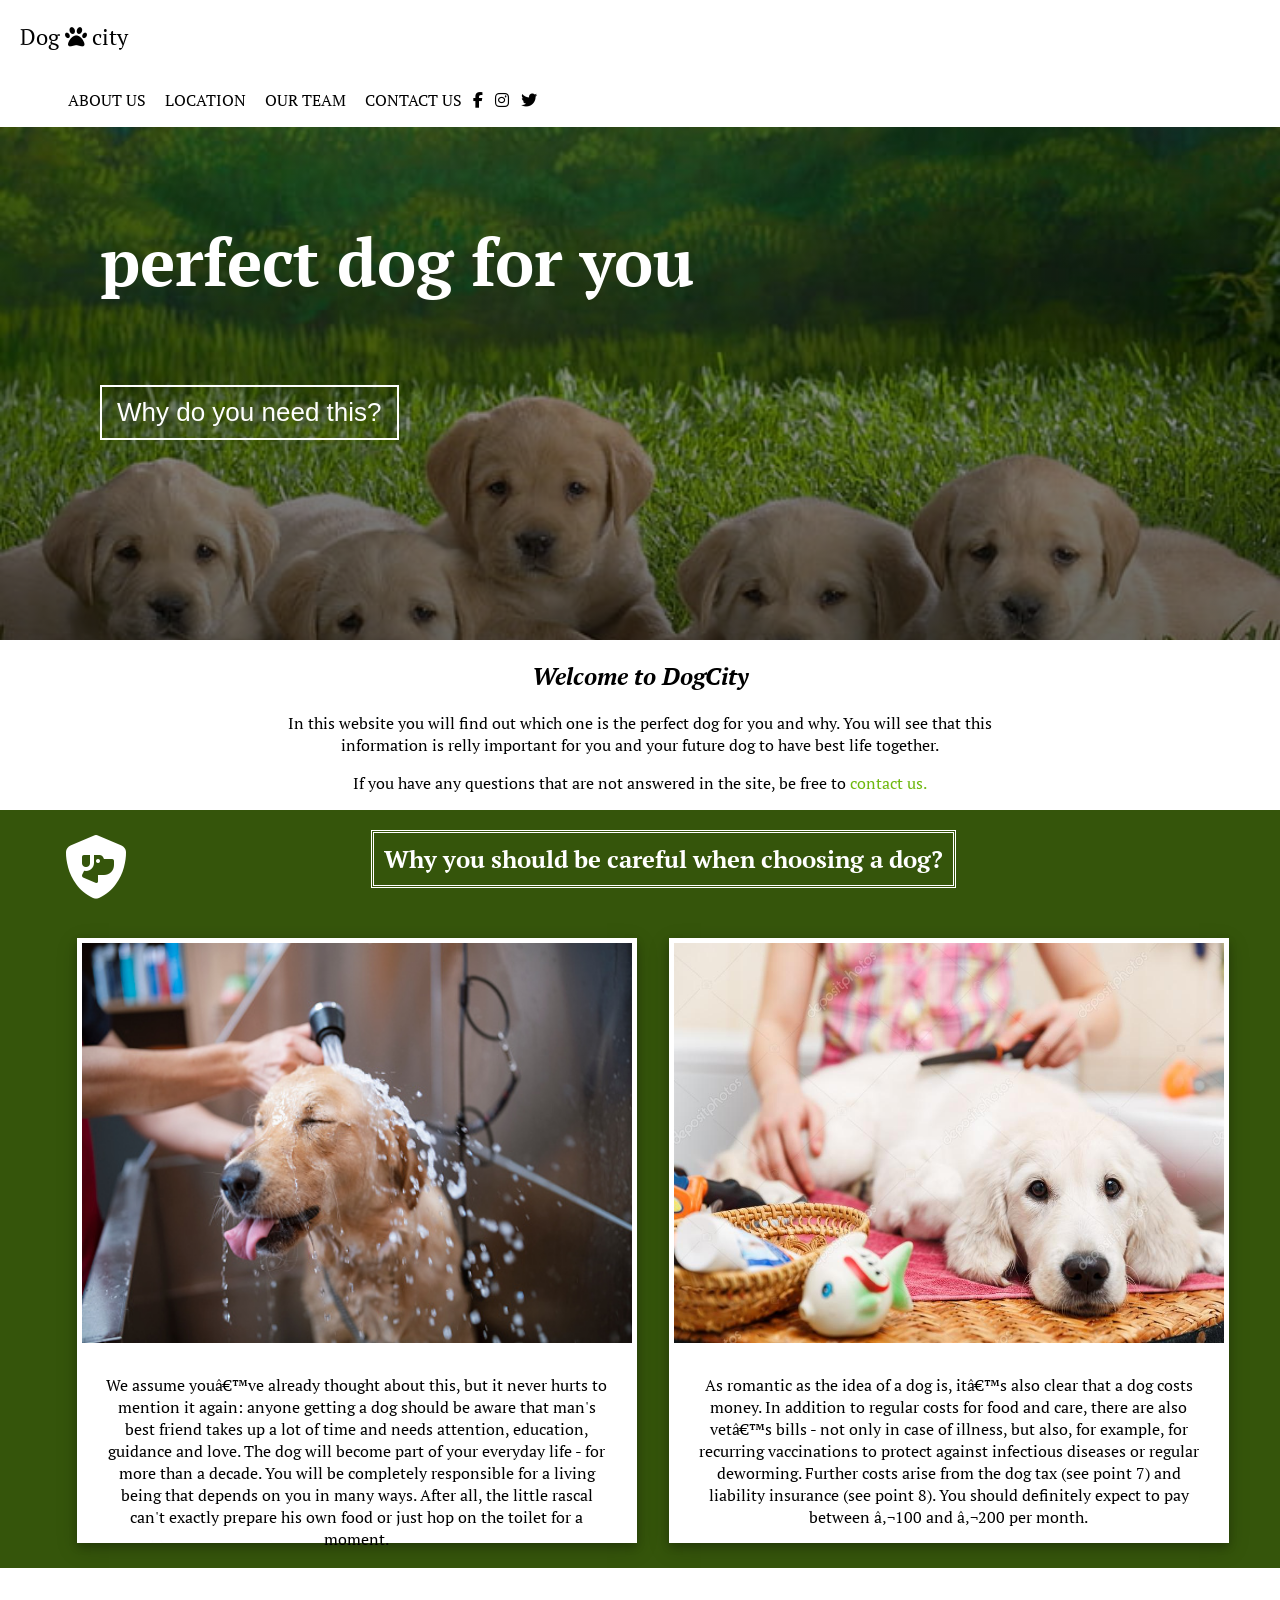
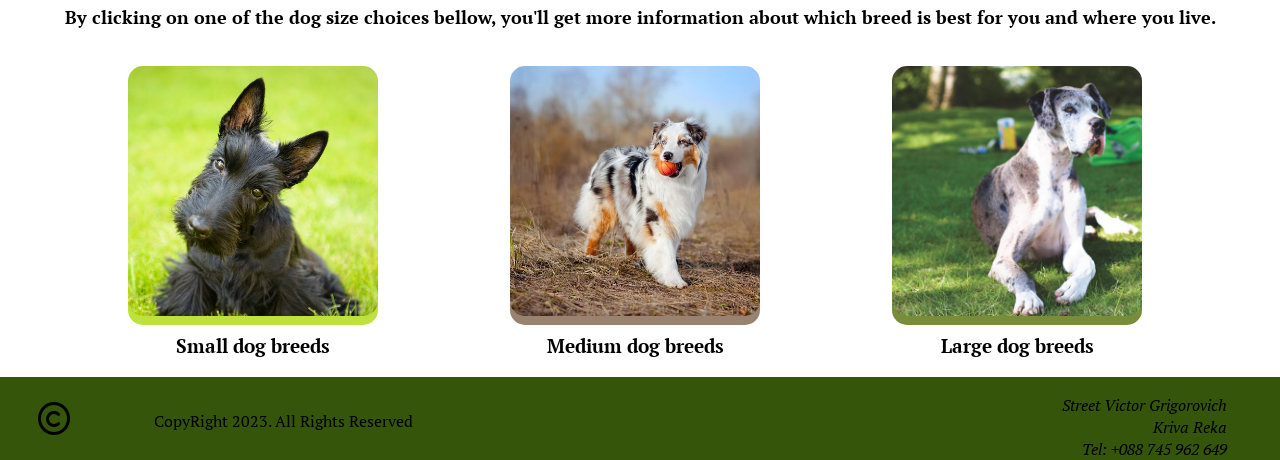
<file: index.html>
<!DOCTYPE html>
<html lang="en">
<head>
    <link rel="stylesheet" href="https://cdnjs.cloudflare.com/ajax/libs/font-awesome/6.3.0/css/all.min.css" integrity="sha512-SzlrxWUlpfuzQ+pcUCosxcglQRNAq/DZjVsC0lE40xsADsfeQoEypE+enwcOiGjk/bSuGGKHEyjSoQ1zVisanQ==" 
    crossorigin="anonymous" referrerpolicy="no-referrer" />
    <link rel="stylesheet" href="index.css">
    <title>Final project</title>
</head>
<body>
    <script>
        let a = prompt("Enter a place to keep a dog: apartment, house, yard", "apartment")

        if(a == "apartment") alert("We recommend: small and medium breed dogs")
        if(a == "house") alert("We recommend: medium and large dog breeds")
        if(a == "yard") alert("We recommend: large dog breeds")
        
        if(a !="apartment" && a !="house" && a !="yard" ) alert("No other location information available")
    </script>
</body>
<body>
    <header>
        <section class="navigation">
            <p>Dog
                <span>
                    <i class="fa-solid fa-paw"></i>
                </span>
                city
            </p>
            <nav>
                <ul>
                    <li><a href="#"></a>ABOUT US</li>
                    <li><a href="#"></a>LOCATION</li>
                    <li><a href="#"></a>OUR TEAM</li>
                    <li><a href="#"></a>CONTACT US</li>

                    <li>
                        <a href="#"><i class="fa-brands fa-facebook-f"></i></a>
                        <a href="#"><i class="fa-brands fa-instagram"></i></a>
                        <a href="#"><i class="fa-brands fa-twitter"></i></a>
                    </li>
                </ul>
            </nav>
        </section>
        <section class="site-header">
            <h1>perfect dog for you</h1>
            <button>Why do you need this?</button>

        </section>
    </header>
    <main>
        <div class="div1">
            <h2>Welcome to DogCity</h2>
            <p>In this website you will find out which one is the 
                perfect dog for you and why. You will see that this information
                is relly important for you and your future dog to have best life together.
            </p>
            <p>
                If you have any questions that are not answered in the site, be free to <span>contact us.</span>
            </p>

        </div>

        <div class="div2">
            <i id="icon" class="fa-solid fa-shield-dog fa-4x"></i> <h2>Why you should be careful when choosing a dog?</h2> 
            
            <br>
            <br>
            <div class="polar" id="polar1">
                <img src="dogcare.jpg">
                <div class="cont">
                    <p>We assume you’ve already thought about this, but it never hurts to mention it again: anyone getting a dog should be aware that man's best friend takes up a lot of time and needs attention, education, guidance and love. 
                        The dog will become part of your everyday life - for more than a decade.
                         You will be completely responsible for a living being that depends on you in many ways.
                         After all, the little rascal can't exactly prepare his own food or just hop on the toilet for a moment.</p>
                </div>
            </div>

            <div class="polar" id="polar2">
                    <img src="dogbrush.jpg">
                    <div class="cont" >
                        <p>As romantic as the idea of a dog is, it’s also clear that a dog costs money. 
                            In addition to regular costs for food and care, there are also vet’s bills - not only in case of illness, but also, for example, 
                            for recurring vaccinations to protect against infectious diseases or regular deworming. Further costs arise from the dog tax (see point 7) and liability insurance (see point 8). 
                            You should definitely expect to pay between €100 and €200 per month.</p>
                    </div>

            </div>
        </div>
    </main>
    <br>
    <footer>
        <h2>By clicking on one of the dog size choices bellow, you'll get more information about which breed is best for you and where you live.</h2>
        <br>
        <div class="button">
            <form action="index2.html"><button id="small"></button></form>
            <h3>Small dog breeds</h3>
        </div>
        

        <div class="button"> 
            <form action="index3.html"><button id="medium1"></button></form>
            <h3>Medium dog breeds</h3>
        </div>

        <div class="button">
            
            <form action="index4.html"><button id="large"></button></form>
            <h3>Large dog breeds</h3>

        </div>

        <section class="final">
        <i id="f-icon"class="fa-regular fa-copyright fa-2x"></i> <p>CopyRight 2023. All Rights Reserved</p>

         <address>
            Street Victor Grigorovich
            <br>
            Kriva Reka
            <br>
            Tel: +088 745 962 649

        </address>
        
        </section>
    </footer>
    
</body>
</html>
</file>
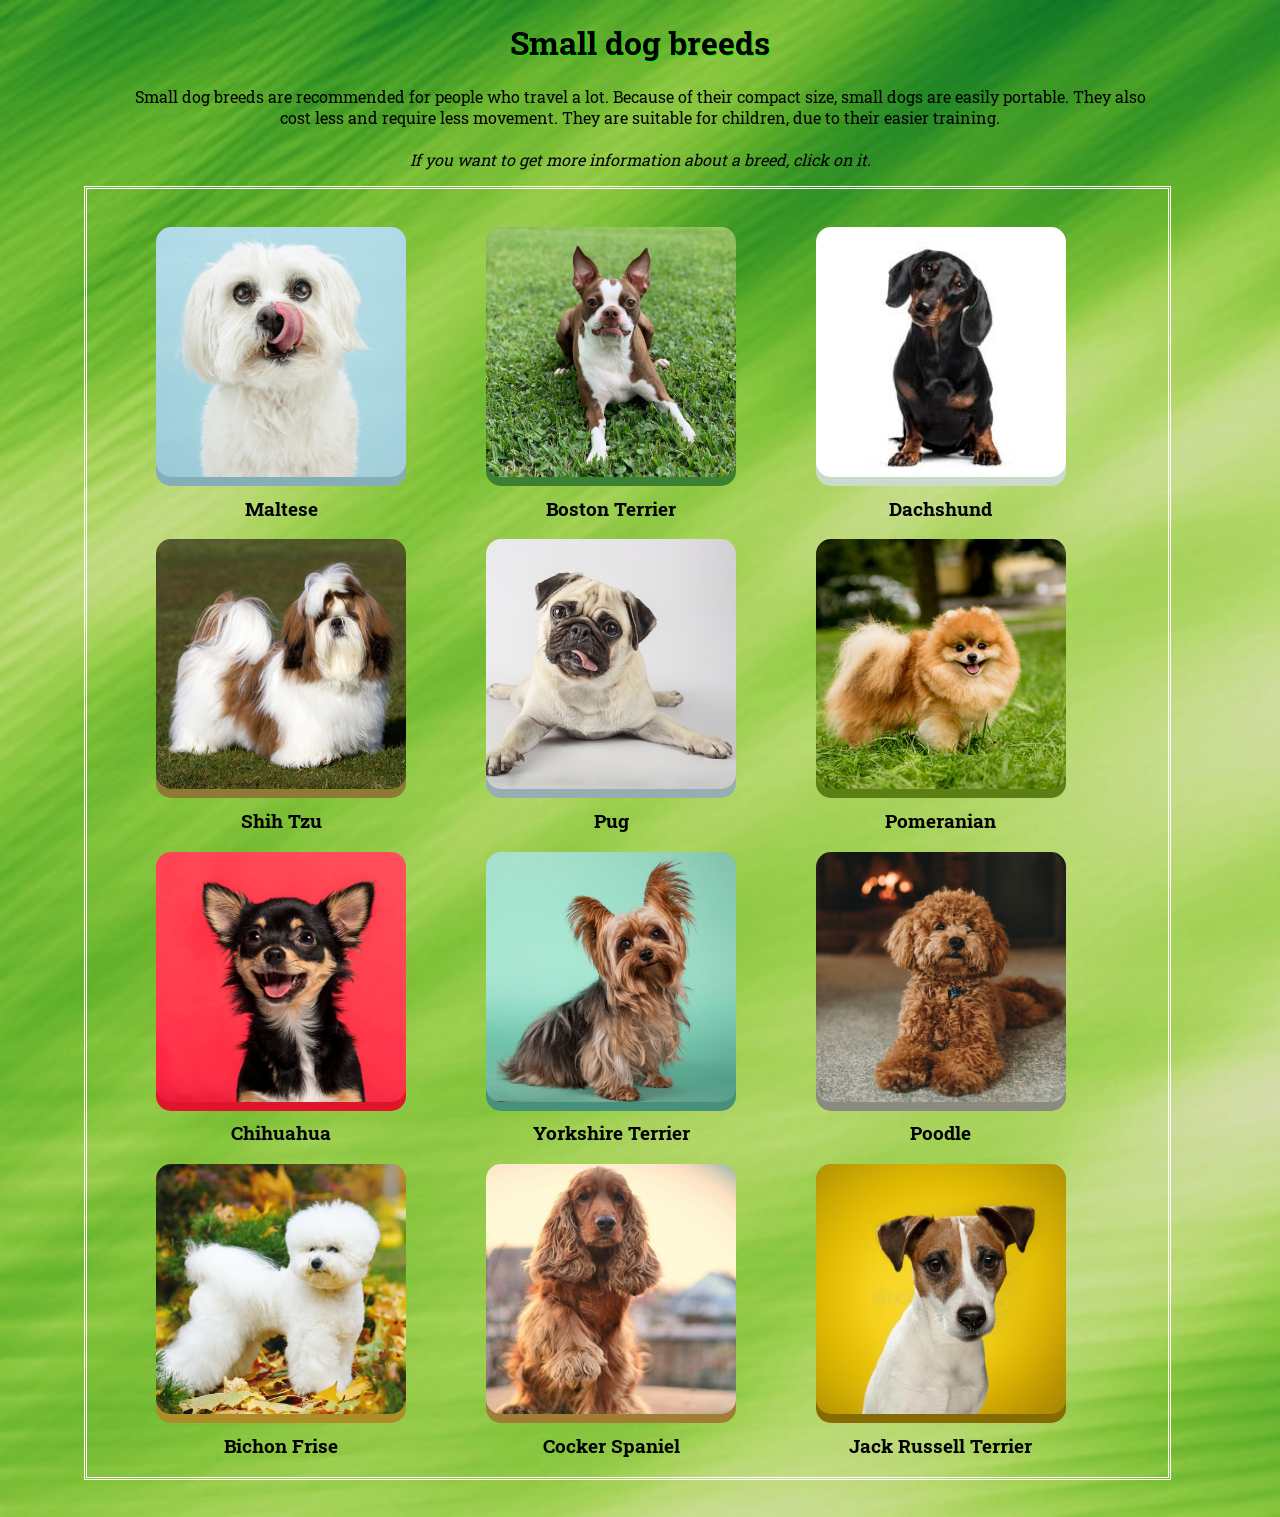
<file: index2.html>
<!DOCTYPE html>
<html lang="en">
<head>
   <link rel="stylesheet" href="index2.css">
    <title>Small dog breeds</title>
</head>
<body>
    <div id="div1">
    <h1>Small dog breeds</h1>
    <p>Small dog breeds are recommended for people who travel a lot. Because of their compact size, small dogs are easily portable. They also cost less and require less movement. 
        They are suitable for children, due to their easier training.
        <br>
        <br>
        <span>If you want to get more information about a breed, click on it.</span></p>
    </div>

    <div id="div2">
        <div class="div3">
            <form action="https://www.trustedhousesitters.com/blog/pets/maltese-breed-guide/?gclid=Cj0KCQiA6LyfBhC3ARIsAG4gkF_KpEeBFBCWYrELX-DVUriXk3WSOBMKAuR50s9Ji3vcaQbzbtQqcCcaAm5IEALw_wcB">
                <button id="b1"></button></form>
            <h3>Maltese </h3>
    </div>

    <div class="div3">
            <form action="https://www.thesprucepets.com/boston-terrier-dog-breed-profile-4689861">
                <button id="b2"></button></form>
            <h3>Boston Terrier </h3>
    </div>

    <div class="div3">
        <form action="https://www.rover.com/blog/breeds/dachshund/">
            <button id="b3"></button></form>
        <h3>Dachshund </h3>
    </div>

    <div class="div3">
        <form action="https://www.dailypaws.com/dogs-puppies/dog-breeds/shih-tzu">
            <button id="b4"></button></form>
        <h3>Shih Tzu </h3>
    </div>


    <div class="div3">
        <form action="https://be.chewy.com/dog-breed/pug/">
            <button id="b5"></button></form>
        <h3>Pug </h3>
    </div>

    <div class="div3">
        <form action="https://www.dailypaws.com/dogs-puppies/dog-breeds/pug">
            <button id="b6"></button></form>
        <h3>Pomeranian</h3>
    </div>

    <div class="div3">
        <form action="https://be.chewy.com/dog-breed/chihuahua/">
            <button id="b7"></button></form>
        <h3>Chihuahua</h3>
    </div>

    <div class="div3">
        <form action="https://www.thesprucepets.com/yorkshire-terrier-dog-preed-profile-1118010">
            <button id="b8"></button></form>
        <h3>Yorkshire Terrier</h3>
    </div>

    <div class="div3">
        <form action="https://be.chewy.com/dog-breed/poodle/">
            <button id="b9"></button></form>
        <h3>Poodle</h3>
    </div>

    <div class="div3">
        <form action="https://be.chewy.com/dog-breed/bichon-frise/">
            <button id="b10"></button></form>
        <h3>Bichon Frise </h3>
    </div>

    <div class="div3">
        <form action="https://be.chewy.com/dog-breed/cocker-spaniel/">
            <button id="b11"></button></form>
        <h3>Cocker Spaniel </h3>
    </div>

    <div class="div3">
        <form action="https://be.chewy.com/dog-breed/jack-russell-terrier/">
            <button id="b12"></button></form>
        <h3>Jack Russell Terrier</h3>
    </div>



    </div>
    
</body>
</html>
</file>
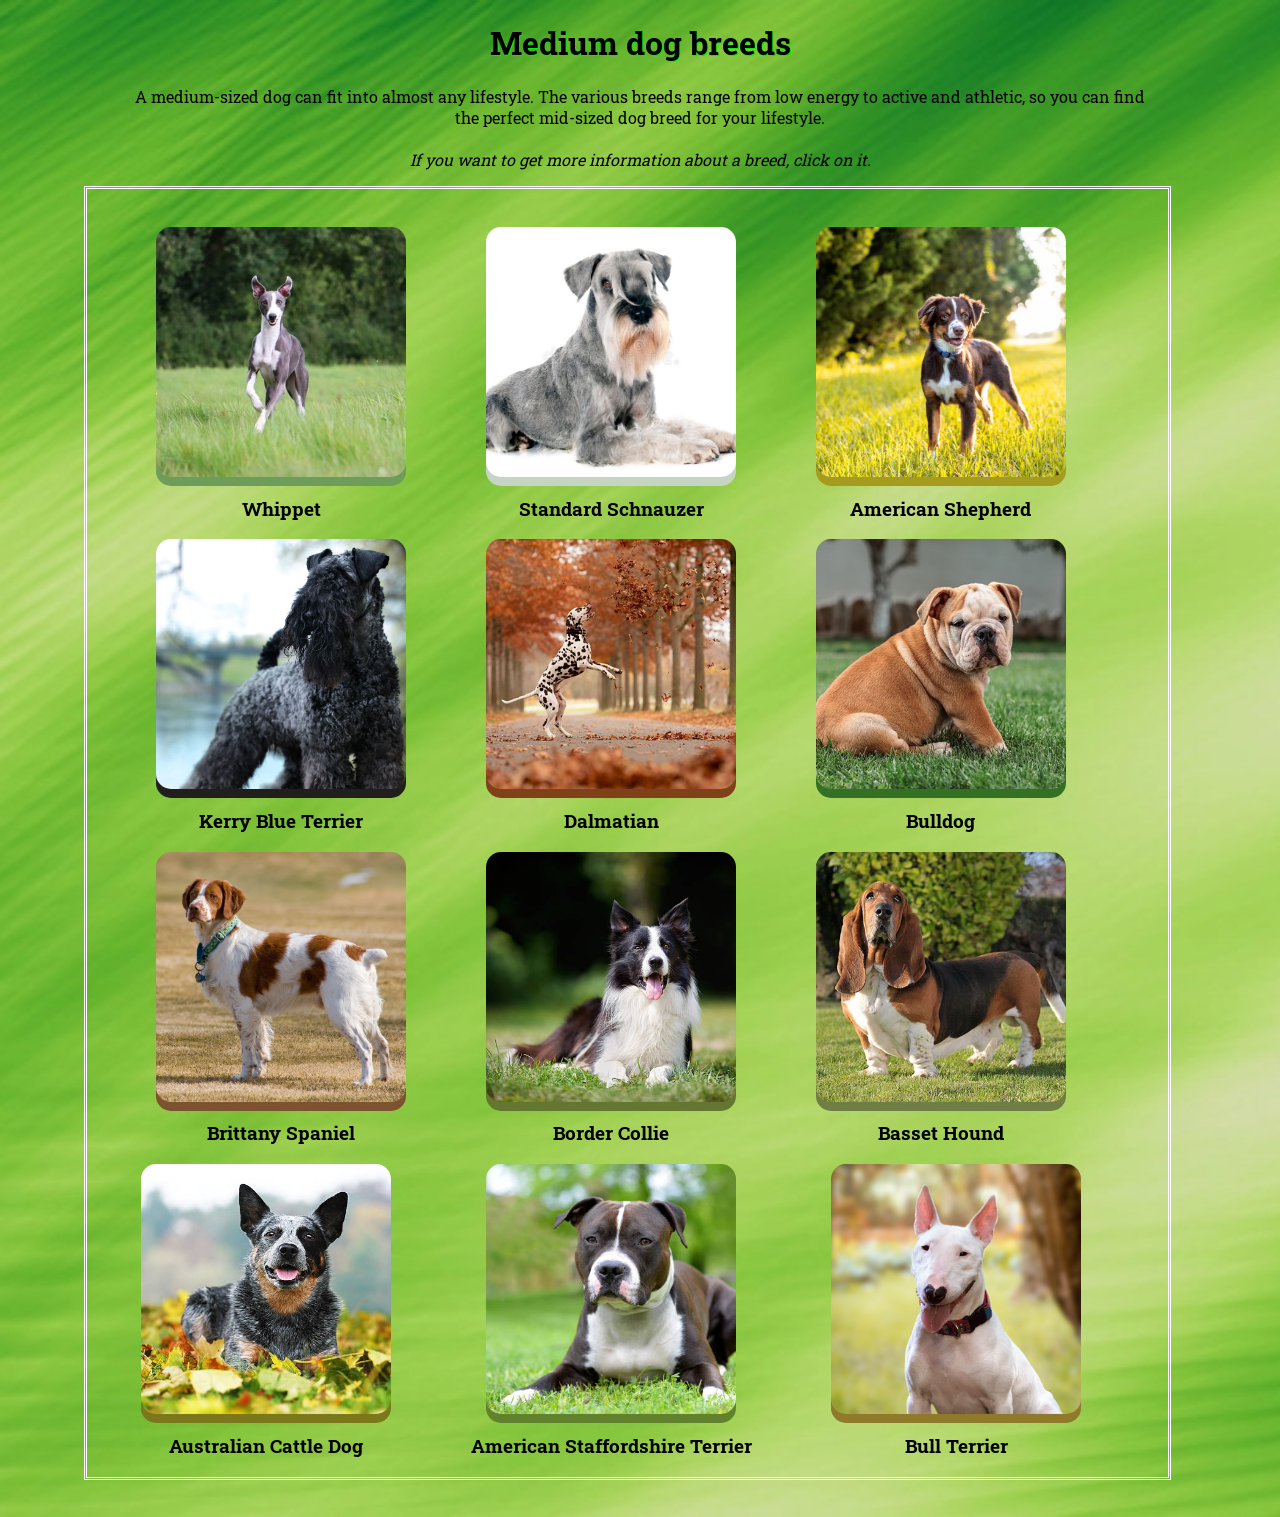
<file: index3.html>
<!DOCTYPE html>
<html lang="en">
<head>
    <link rel="stylesheet" href="index3.css">
    <title>Medium dog breeds</title>
</head>
<body>
        <div id="div1">
        <h1>Medium dog breeds</h1>
        <p>A medium-sized dog can fit into almost any lifestyle. The various breeds range from low energy to active and athletic, so you can find the perfect mid-sized dog breed for your lifestyle. 
            <br>
            <br>
            <span>If you want to get more information about a breed, click on it.</span></p>
        </div>
    
        <div id="div2">
            <div class="div3">
                <form action="https://be.chewy.com/dog-breed/whippet/">
                    <button id="b1"></button></form>
                <h3>Whippet </h3>
        </div>
    
        <div class="div3">
                <form action="https://be.chewy.com/dog-breed/standard-schnauzer/">
                    <button id="b2"></button></form>
                <h3>Standard Schnauzer </h3>
        </div>
    
        <div class="div3">
            <form action="https://www.hundeo.com/en/dog-breeds/miniature-american-shepherd/">
                <button id="b3"></button></form>
            <h3>American Shepherd </h3>
        </div>
    
        <div class="div3">
            <form action="https://en.wikipedia.org/wiki/Kerry_Blue_Terrier">
                <button id="b4"></button></form>
            <h3>Kerry Blue Terrier </h3>
        </div>
    
    
        <div class="div3">
            <form action="https://be.chewy.com/dog-breed/dalmatian/">
                <button id="b5"></button></form>
            <h3>Dalmatian </h3>
        </div>
    
        <div class="div3">
            <form action="https://be.chewy.com/dog-breed/bulldog/">
                <button id="b6"></button></form>
            <h3>Bulldog</h3>
        </div>
    
        <div class="div3">
            <form action="https://be.chewy.com/dog-breed/brittany/">
                <button id="b7"></button></form>
            <h3>Brittany Spaniel</h3>
        </div>
    
        <div class="div3">
            <form action="https://be.chewy.com/dog-breed/border-collie/">
                <button id="b8"></button></form>
            <h3>Border Collie</h3>
        </div>
    
        <div class="div3">
            <form action="https://be.chewy.com/dog-breed/basset-hound/">
                <button id="b9"></button></form>
            <h3>Basset Hound</h3>
        </div>
    
        <div class="div3">
            <form action="https://be.chewy.com/dog-breed/australian-cattle-dog/">
                <button id="b10"></button></form>
            <h3>Australian Cattle Dog </h3>
        </div>
    
        <div class="div3">
            <form action="https://be.chewy.com/dog-breed/american-staffordshire-terrier/">
                <button id="b11"></button></form>
            <h3>American Staffordshire Terrier </h3>
        </div>
    
        <div class="div3">
            <form action="https://be.chewy.com/dog-breed/bull-terrier/">
                <button id="b12"></button></form>
            <h3>Bull Terrier</h3>
        </div>
    
    
    
        </div>
        
    
</body>
</html>
</file>
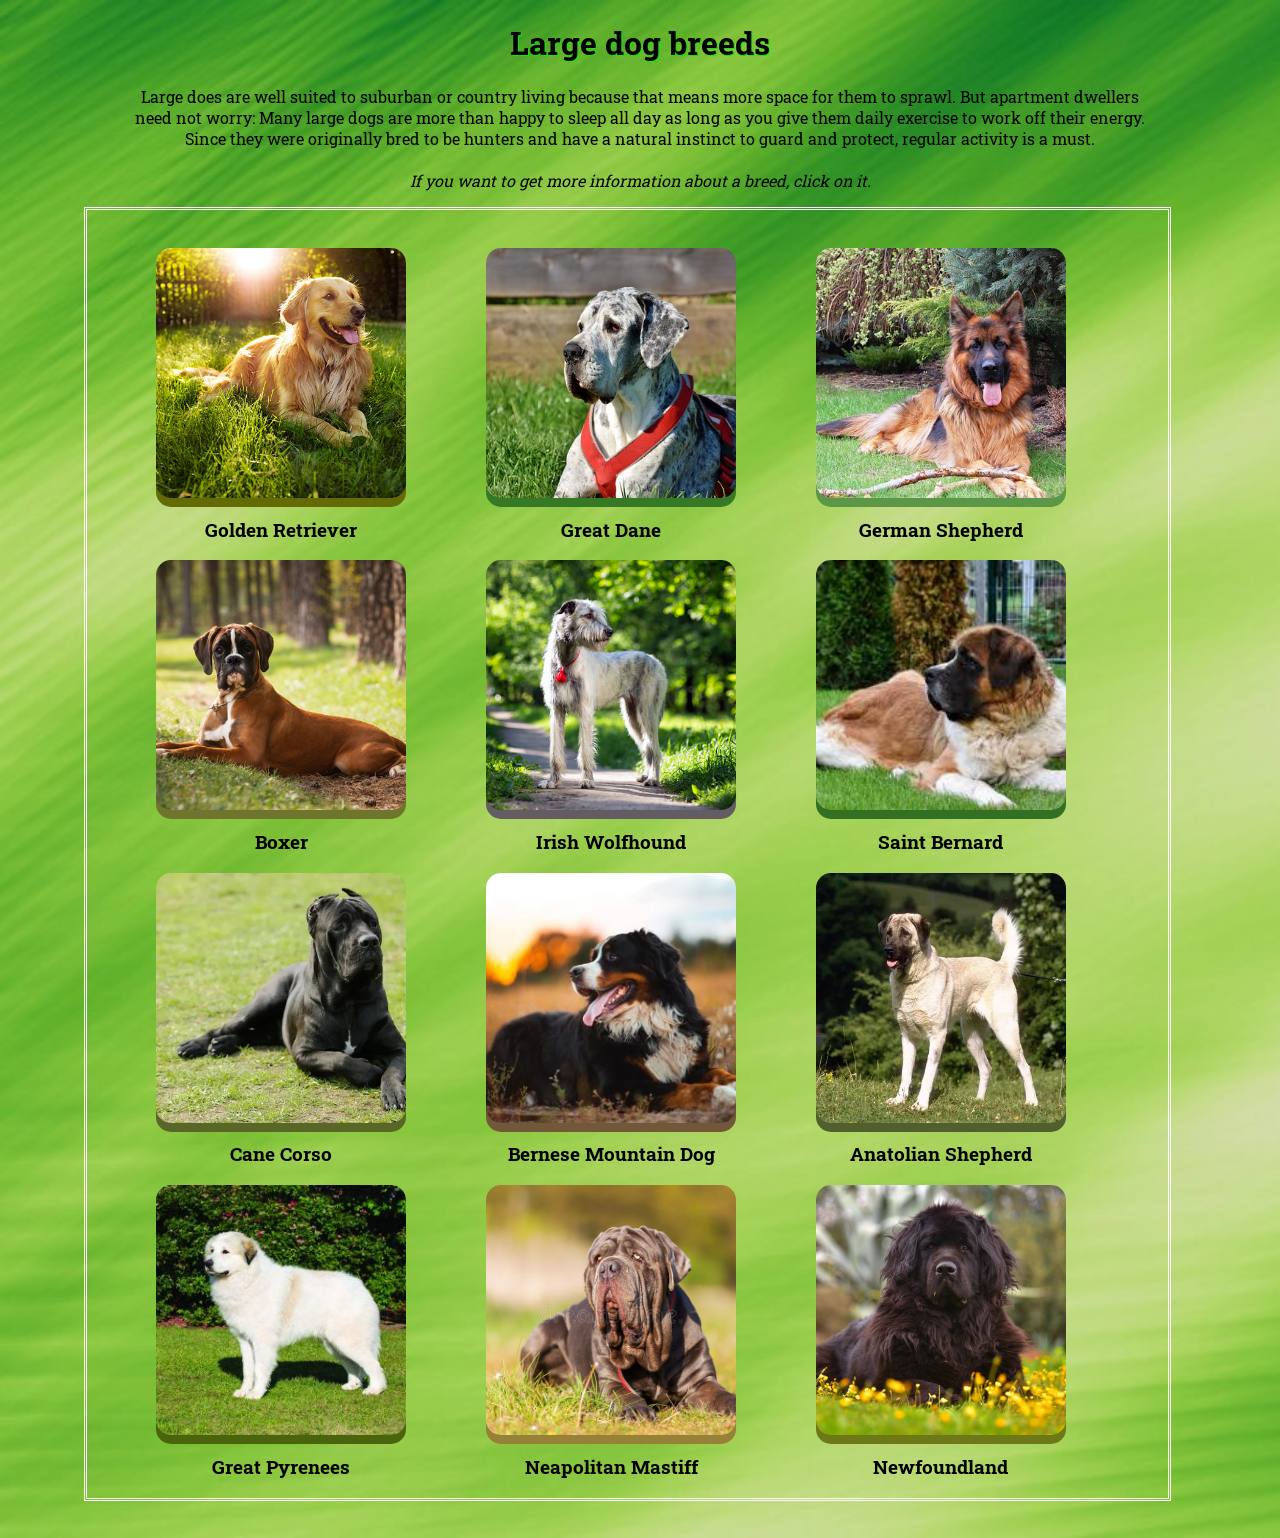
<file: index4.html>
<!DOCTYPE html>
<html lang="en">
<head>
    <link rel="stylesheet" href="index4.css">
    <title>Large dog breeds</title>
</head>
<body>
    <div id="div1">
        <h1>Large dog breeds</h1>
        <p>Large does are well suited to suburban or country living because that means more space for them to sprawl. But apartment dwellers need not worry: Many large dogs are more than happy to sleep all day as long as you give them daily exercise to work off their energy. Since they were originally bred to be hunters and have a natural instinct to guard and protect, regular activity is a must. 
            <br>
            <br>
            <span>If you want to get more information about a breed, click on it.</span></p>
        </div>
    
        <div id="div2">
            <div class="div3">
                <form action="https://be.chewy.com/dog-breed/golden-retriever/">
                    <button id="b1"></button></form>
                <h3>Golden Retriever </h3>
        </div>
    
        <div class="div3">
                <form action="https://be.chewy.com/dog-breed/great-dane/">
                    <button id="b2"></button></form>
                <h3>Great Dane </h3>
        </div>
    
        <div class="div3">
            <form action="https://be.chewy.com/dog-breed/german-shepherd/">
                <button id="b3"></button></form>
            <h3>German Shepherd </h3>
        </div>
    
        <div class="div3">
            <form action="https://be.chewy.com/dog-breed/boxer/">
                <button id="b4"></button></form>
            <h3>Boxer </h3>
        </div>
    
    
        <div class="div3">
            <form action="https://be.chewy.com/dog-breed/irish-wolfhound/">
                <button id="b5"></button></form>
            <h3>Irish Wolfhound</h3>
        </div>
    
        <div class="div3">
            <form action="https://be.chewy.com/dog-breed/bulldog/">
                <button id="b6"></button></form>
            <h3>Saint Bernard </h3>
        </div>
    
        <div class="div3">
            <form action="https://be.chewy.com/dog-breed/cane-corso/">
                <button id="b7"></button></form>
            <h3>Cane Corso</h3>
        </div>
    
        <div class="div3">
            <form action="https://be.chewy.com/dog-breed/bernese-mountain-dog/">
                <button id="b8"></button></form>
            <h3>Bernese Mountain Dog</h3>
        </div>
    
        <div class="div3">
            <form action="https://be.chewy.com/dog-breed/anatolian-shepherd/">
                <button id="b9"></button></form>
            <h3>Anatolian Shepherd</h3>
        </div>
    
        <div class="div3">
            <form action="https://be.chewy.com/dog-breed/great-pyrenees/">
                <button id="b10"></button></form>
            <h3>Great Pyrenees </h3>
        </div>
    
        <div class="div3">
            <form action="https://www.vetstreet.com/dogs/neapolitan-mastiff">
                <button id="b11"></button></form>
            <h3>Neapolitan Mastiff </h3>
        </div>
    
        <div class="div3">
            <form action="https://www.thesprucepets.com/breed-profile-newfoundland-1117983">
                <button id="b12"></button></form>
            <h3>Newfoundland</h3>
        </div>
    
    
    
        </div>
        
</body>
</html>
</file>
<file: index.css>
@import url('https://fonts.googleapis.com/css2?family=PT+Serif:ital@0;1&display=swap');

body{
    font-family:'PT Serif', serif ;
    font-size: 16px;
    max-width: 1300px;
    margin: 0 auto;
}
.navigation{
    padding: 0 20px;
}
.navigation p{
    display: inline-block;
    font-size: 22px;
    width: 730px;
}
nav{
    display: inline-block;
}
nav ul li{
    display: inline-block;
    margin-right: 7px;
    cursor: pointer;
}
nav ul li a{
    color: black;
    margin-right: 8px;
}
.site-header{
    background: linear-gradient(rgba(0, 0, 0,0.3),rgba(0,0,0,0.6)), url(puppy.jpg),none;
    background-size: cover;
}
.site-header button{
    background: transparent;
    color: white;
    font-size: 26px;
    border: 2px solid white;
    padding: 10px 15px;
    margin: 0 0 200px 100px;
}
.site-header h1{
    color: white;
    font-size: 66px;
    font-weight: 38%;
    margin: 0;
    padding: 90px 0 80px 100px;
}
.site-header button:hover{
    background-color: #263D07;
    border: 2px solid white;
    cursor: pointer;
}
.div1{
    text-align: center;
    margin-left: 20%;
    margin-right: 20%;
    font-family:  'PT Serif', serif;;
}
.div1 h2{
    font-style: italic;
}
.div1 p span{
    color: #6eb80e;
}
.div1 p span:hover{
    color: #35550b;
    cursor: pointer;
}
.div2{
    background-color: #35550b;
    display: flex;
}

.div2 h2{
    color: white;
    text-align: center;
    position: absolute;
    margin-left: 29%;
    border-style: double;
    padding: 10px 10px 10px 10px;
    
    
}
.polar{
    width: 550px;
    height: 600px;
    background-color: white;
    box-shadow: 0 4px 8px 0 rgba(0, 0, 0,0.2), 0 6px 20px 0 rgba(0, 0, 0,0.19);
    margin-bottom: 25px;
    padding-top: 5px;
    margin-top: 10%;
    margin-right: 6.5%;
    margin-left: -4%;
    display: inline-block;
    padding-left: 5px;
    padding-right: 5px;
}
.cont{
    text-align: center;
    padding: 10px 20px;
}
.polar img{
    width: 550px;
    height: 400px;
    
}
.polar #polar1{
    margin-right: 10%;
}
.polar #polar2{
    margin-left: 30%;
}
#small{
    background-image: url(small.jpg);
    background-size: cover;
    width: 250px;
    height: 250px;
    box-shadow: 0 4px 8px 0 rgba(0, 0, 0,0.2), 0 6px 20px 0 rgba(0, 0, 0,0.19);
}
#small {
    padding: 15px 25px;
    font-size: 24px;
    text-align: center;
    cursor: pointer;
    outline: none;
    color: #fff;
    background-color: #04AA6D;
    border: none;
    border-radius: 15px;
    box-shadow: 0 9px #BEE13F;
  }
  
#small:hover {background-color: #3e8e41}
  
#small:active {
    background-color: #3e8e41;
    box-shadow: 0 5px #539443;
    transform: translateY(4px);
  }



#medium1{
    background-image: url(medium1.jpg);
    background-size: cover;
    width: 250px;
    height: 250px;
}
#medium1 {
    padding: 15px 25px;
    font-size: 24px;
    text-align: center;
    cursor: pointer;
    outline: none;
    color: #fff;
    background-color: #04AA6D;
    border: none;
    border-radius: 15px;
    box-shadow: 0 9px #998270;
  }
  
#medium1:hover {background-color: #3e8e41}
  
#medium1:active {
    background-color: #3e8e41;
    box-shadow: 0 5px #947843;
    transform: translateY(4px);
  }


#large{
    background-image: url(large.jpg);
    background-size: cover;
    width: 250px;
    height: 250px;
}
#large {
    padding: 15px 25px;
    font-size: 24px;
    text-align: center;
    cursor: pointer;
    outline: none;
    color: #fff;
    background-color: #04AA6D;
    border: none;
    border-radius: 15px;
    box-shadow: 0 9px #798C39;
  }
  
#large:hover {background-color: #3e8e41}
  
#large:active {
    background-color: #3e8e41;
    box-shadow: 0 5px #345213;
    transform: translateY(4px);
  }
.button{
    display: inline-block;
    margin-left: 10%;
}
footer h2{
    text-align: center;
    margin-left: 5%;
    margin-right: 5%;
    font-size: 18px;
}
.button h3{
    text-align: center;
}
#icon {
    margin-left: 5%;
    margin-top: 2%;
    color: white;

}
.final{
    background-color: #35550b;
}
.final address{
    margin-left: 83%;
    margin-top: -13%;
    text-align: right;
    display: flex;
}
.final p{
    margin-left: 12%;
    margin-bottom: 10%;
    margin-top: -2%;
    
}
#f-icon{
    margin-left: 3%;
    margin-top: 2%;
}
</file>
<file: index2.css>
@import url('https://fonts.googleapis.com/css2?family=PT+Serif&family=Roboto+Slab&display=swap');

body{
    background-image: url(green.webp);
    background-size: cover;
    font-family: 'Roboto Slab', serif;
    text-align: center;

}
#div1{
  margin-left: 10%;
  margin-right: 10%;
}
#div1 h1{
  text-shadow: #0de70d 1px 1px ;
  
}
#div1 span{
  font-style: italic;
}
#div2{
  border-style: double;
  border-width: 3px;
  border-color: white;
  margin-bottom: 3%;
  padding-top: 3%;
  margin-left: 6%;
  margin-right: 8%;
  
}

.div3{
    display: inline-block;
    margin-right: 5%;
    margin-left: 2%;
}
#b1{
    background-image: url(maltese.jpg); 
    background-position: center;
    background-size: cover;
    width: 250px;
    height: 250px;
    box-shadow: 0 4px 8px 0 rgba(0, 0, 0,0.2), 0 6px 20px 0 rgba(0, 0, 0,0.19);
}
#b1 {
    padding: 15px 25px;
    font-size: 24px;
    text-align: center;
    cursor: pointer;
    outline: none;
    color: #fff;
    background-color: #A4D3DD;
    border: none;
    border-radius: 15px;
    box-shadow: 0 9px #85aeb8;
  }
  
#b1:hover {background-color: #A4D3DD}
  
#b1:active {
    background-color: #A4D3DD;
    box-shadow: 0 5px #87c2cf;
    transform: translateY(4px);
  }

  #b2{
    background-image: url(boston.jpg); 
    background-position: center;
    background-size: cover;
    width: 250px;
    height: 250px;
    box-shadow: 0 4px 8px 0 rgba(0, 0, 0,0.2), 0 6px 20px 0 rgba(0, 0, 0,0.19);
}
#b2 {
    padding: 15px 25px;
    font-size: 24px;
    text-align: center;
    cursor: pointer;
    outline: none;
    color: #fff;
    background-color: #215a21;
    border: none;
    border-radius: 15px;
    box-shadow: 0 9px #3c8133;
  }
  
#b2:hover {background-color: #33752a}
  
#b2:active {
    background-color: #256128;
    box-shadow: 0 5px #3f8b35;
    transform: translateY(4px);
  }

  #b3{
    background-image: url(dachshund.jpg); 
    background-position: center;
    background-size: cover;
    width: 250px;
    height: 250px;
    box-shadow: 0 4px 8px 0 rgba(0, 0, 0,0.2), 0 6px 20px 0 rgba(0, 0, 0,0.19);
}
#b3 {
    padding: 15px 25px;
    font-size: 24px;
    text-align: center;
    cursor: pointer;
    outline: none;
    color: #fff;
    background-color: #bfcfbf;
    border: none;
    border-radius: 15px;
    box-shadow: 0 9px #cadacb;
  }
  
#b3:hover {background-color: #bfdbbc}
  
#b3:active {
    background-color: #b7ceb8;
    box-shadow: 0 5px #b1beb0;
    transform: translateY(4px);
  }

  #b4{
    background-image: url(shihTzu.jpg); 
    background-position: center;
    background-size: cover;
    width: 250px;
    height: 250px;
    box-shadow: 0 4px 8px 0 rgba(0, 0, 0,0.2), 0 6px 20px 0 rgba(0, 0, 0,0.19);
}
#b4 {
    padding: 15px 25px;
    font-size: 24px;
    text-align: center;
    cursor: pointer;
    outline: none;
    color: #fff;
    background-color: #bfcfbf;
    border: none;
    border-radius: 15px;
    box-shadow: 0 9px #8f7a35;
  }
  
#b4:hover {background-color: #bfdbbc}
  
#b4:active {
    background-color: #dab98d;
    box-shadow: 0 5px #b68a58;
    transform: translateY(4px);
  }

  #b5{
    background-image: url(pug.jpg); 
    background-position: center;
    background-size: cover;
    width: 250px;
    height: 250px;
    box-shadow: 0 4px 8px 0 rgba(0, 0, 0,0.2), 0 6px 20px 0 rgba(0, 0, 0,0.19);
}
#b5 {
    padding: 15px 25px;
    font-size: 24px;
    text-align: center;
    cursor: pointer;
    outline: none;
    color: #fff;
    background-color: #bfcfbf;
    border: none;
    border-radius: 15px;
    box-shadow: 0 9px #96aeb1;
  }
  
#b5:hover {background-color: #bfdbbc}
  
#b5:active {
    background-color: #bbd6d2;
    box-shadow: 0 5px #bad3d1;
    transform: translateY(4px);
  }

  #b6{
    background-image: url(pomeranian.jpg); 
    background-position: center;
    background-size: cover;
    width: 250px;
    height: 250px;
    box-shadow: 0 4px 8px 0 rgba(0, 0, 0,0.2), 0 6px 20px 0 rgba(0, 0, 0,0.19);
}
#b6 {
    padding: 15px 25px;
    font-size: 24px;
    text-align: center;
    cursor: pointer;
    outline: none;
    color: #fff;
    background-color: #bfcfbf;
    border: none;
    border-radius: 15px;
    box-shadow: 0 9px #5B7F14;
  }
  
#b6:hover {background-color: #bfdbbc}
  
#b6:active {
    background-color: #67a026;
    box-shadow: 0 5px #4b8021;
    transform: translateY(4px);
  }

  #b7{
    background-image: url(chihuahua.jpg); 
    background-position: center;
    background-size: cover;
    width: 250px;
    height: 250px;
    box-shadow: 0 4px 8px 0 rgba(0, 0, 0,0.2), 0 6px 20px 0 rgba(0, 0, 0,0.19);
}
#b7 {
    padding: 15px 25px;
    font-size: 24px;
    text-align: center;
    cursor: pointer;
    outline: none;
    color: #fff;
    background-color: #bfcfbf;
    border: none;
    border-radius: 15px;
    box-shadow: 0 9px #df162a;
  }
  
#b7:hover {background-color: #bfdbbc}
  
#b7:active {
    background-color: #d1404e;
    box-shadow: 0 5px #bd3946;
    transform: translateY(4px);
  }

  #b8{
    background-image: url(yorki.jpg); 
    background-position: center;
    background-size: cover;
    width: 250px;
    height: 250px;
    box-shadow: 0 4px 8px 0 rgba(0, 0, 0,0.2), 0 6px 20px 0 rgba(0, 0, 0,0.19);
}
#b8 {
    padding: 15px 25px;
    font-size: 24px;
    text-align: center;
    cursor: pointer;
    outline: none;
    color: #fff;
    background-color: #bfcfbf;
    border: none;
    border-radius: 15px;
    box-shadow: 0 9px #47917c;
  }
  
#b8:hover {background-color: #bfdbbc}
  
#b8:active {
    background-color: #7ab6a5;
    box-shadow: 0 5px #7ab6a5;
    transform: translateY(4px);
  }

  #b9{
    background-image: url(poodle.jpg); 
    background-position: center;
    background-size: cover;
    width: 250px;
    height: 250px;
    box-shadow: 0 4px 8px 0 rgba(0, 0, 0,0.2), 0 6px 20px 0 rgba(0, 0, 0,0.19);
}
#b9 {
    padding: 15px 25px;
    font-size: 24px;
    text-align: center;
    cursor: pointer;
    outline: none;
    color: #fff;
    background-color: #bfcfbf;
    border: none;
    border-radius: 15px;
    box-shadow: 0 9px #8a8a80;
  }
  
#b9:hover {background-color: #bfdbbc}
  
#b9:active {
    background-color: #ACAC9E;
    box-shadow: 0 5px #ACAC9E;
    transform: translateY(4px);
  }

  #b10{
    background-image: url(bichonfrize.jpg); 
    background-position: center;
    background-size: cover;
    width: 250px;
    height: 250px;
    box-shadow: 0 4px 8px 0 rgba(0, 0, 0,0.2), 0 6px 20px 0 rgba(0, 0, 0,0.19);
}
#b10 {
    padding: 15px 25px;
    font-size: 24px;
    text-align: center;
    cursor: pointer;
    outline: none;
    color: #fff;
    background-color: #bfcfbf;
    border: none;
    border-radius: 15px;
    box-shadow: 0 9px #ac8d27;
  }
  
#b10:hover {background-color: #bfdbbc}
  
#b10:active {
    background-color: #a3a341;
    box-shadow: 0 5px #afaf34;
    transform: translateY(4px);
  }

  #b11{
    background-image: url(spaniel.jpg); 
    background-position: center;
    background-size: cover;
    width: 250px;
    height: 250px;
    box-shadow: 0 4px 8px 0 rgba(0, 0, 0,0.2), 0 6px 20px 0 rgba(0, 0, 0,0.19);
}
#b11 {
    padding: 15px 25px;
    font-size: 24px;
    text-align: center;
    cursor: pointer;
    outline: none;
    color: #fff;
    background-color: #bfcfbf;
    border: none;
    border-radius: 15px;
    box-shadow: 0 9px #a07e35;
  }
  
#b11:hover {background-color: #bfdbbc}
  
#b11:active {
    background-color: #a08d3b;
    box-shadow: 0 5px #a5813e;
    transform: translateY(4px);
  }

  #b12{
    background-image: url(jack.jpg); 
    background-position: center;
    background-size: cover;
    width: 250px;
    height: 250px;
    box-shadow: 0 4px 8px 0 rgba(0, 0, 0,0.2), 0 6px 20px 0 rgba(0, 0, 0,0.19);
}
#b12 {
    padding: 15px 25px;
    font-size: 24px;
    text-align: center;
    cursor: pointer;
    outline: none;
    color: #fff;
    background-color: #bfcfbf;
    border: none;
    border-radius: 15px;
    box-shadow: 0 9px #866a04;
  }
  
#b12:hover {background-color: #bfdbbc}
  
#b12:active {
    background-color: #b69931;
    box-shadow: 0 5px #be9f2e;
    transform: translateY(4px);
  }
</file>
<file: index3.css>
@import url('https://fonts.googleapis.com/css2?family=PT+Serif&family=Roboto+Slab&display=swap');

body{
    background-image: url(green.webp);
    background-size: cover;
    font-family: 'Roboto Slab', serif;
    text-align: center;

}
#div1{
  margin-left: 10%;
  margin-right: 10%;
}
#div1 h1{
  text-shadow: #0de70d 1px 1px ;
  
}
#div1 span{
  font-style: italic;
}
#div2{
  border-style: double;
  border-width: 3px;
  border-color: white;
  margin-bottom: 3%;
  padding-top: 3%;
  margin-left: 6%;
  margin-right: 8%;
  
}

.div3{
    display: inline-block;
    margin-right: 5%;
    margin-left: 2%;
}
#b1{
    background-image: url(whippet.jpg); 
    background-position: center;
    background-size: cover;
    width: 250px;
    height: 250px;
    box-shadow: 0 4px 8px 0 rgba(0, 0, 0,0.2), 0 6px 20px 0 rgba(0, 0, 0,0.19);
}
#b1 {
    padding: 15px 25px;
    font-size: 24px;
    text-align: center;
    cursor: pointer;
    outline: none;
    color: #fff;
    background-color: #A4D3DD;
    border: none;
    border-radius: 15px;
    box-shadow: 0 9px #6e9c5a;
  }
  
#b1:hover {background-color: #A4D3DD}
  
#b1:active {
    background-color: #6aa16c;
    box-shadow: 0 5px #67af77;
    transform: translateY(4px);
  }

  #b2{
    background-image: url(ss.jpg); 
    background-position: center;
    background-size: cover;
    width: 250px;
    height: 250px;
    box-shadow: 0 4px 8px 0 rgba(0, 0, 0,0.2), 0 6px 20px 0 rgba(0, 0, 0,0.19);
}
#b2 {
    padding: 15px 25px;
    font-size: 24px;
    text-align: center;
    cursor: pointer;
    outline: none;
    color: #fff;
    background-color: #215a21;
    border: none;
    border-radius: 15px;
    box-shadow: 0 9px #c6d4c4;
  }
  
#b2:hover {background-color: #33752a}
  
#b2:active {
    background-color: #ced4ce;
    box-shadow: 0 5px #e3e5e2;
    transform: translateY(4px);
  }

  #b3{
    background-image: url(as.jpg); 
    background-position: center;
    background-size: cover;
    width: 250px;
    height: 250px;
    box-shadow: 0 4px 8px 0 rgba(0, 0, 0,0.2), 0 6px 20px 0 rgba(0, 0, 0,0.19);
}
#b3 {
    padding: 15px 25px;
    font-size: 24px;
    text-align: center;
    cursor: pointer;
    outline: none;
    color: #fff;
    background-color: #bfcfbf;
    border: none;
    border-radius: 15px;
    box-shadow: 0 9px #a59c1f;
  }
  
#b3:hover {background-color: #bfdbbc}
  
#b3:active {
    background-color: #b8aa2e;
    box-shadow: 0 5px #bda622;
    transform: translateY(4px);
  }

  #b4{
    background-image: url(kerry.jpg); 
    background-position: center;
    background-size: cover;
    width: 250px;
    height: 250px;
    box-shadow: 0 4px 8px 0 rgba(0, 0, 0,0.2), 0 6px 20px 0 rgba(0, 0, 0,0.19);
}
#b4 {
    padding: 15px 25px;
    font-size: 24px;
    text-align: center;
    cursor: pointer;
    outline: none;
    color: #fff;
    background-color: #bfcfbf;
    border: none;
    border-radius: 15px;
    box-shadow: 0 9px #201f1b;
  }
  
#b4:hover {background-color: #bfdbbc}
  
#b4:active {
    background-color: #33302d;
    box-shadow: 0 5px #3a3835;
    transform: translateY(4px);
  }

  #b5{
    background-image: url(dalmatian.jpg); 
    background-position: center;
    background-size: cover;
    width: 250px;
    height: 250px;
    box-shadow: 0 4px 8px 0 rgba(0, 0, 0,0.2), 0 6px 20px 0 rgba(0, 0, 0,0.19);
}
#b5 {
    padding: 15px 25px;
    font-size: 24px;
    text-align: center;
    cursor: pointer;
    outline: none;
    color: #fff;
    background-color: #bfcfbf;
    border: none;
    border-radius: 15px;
    box-shadow: 0 9px #7e4118;
  }
  
#b5:hover {background-color: #bfdbbc}
  
#b5:active {
    background-color: #6d4022;
    box-shadow: 0 5px #85492d;
    transform: translateY(4px);
  }

  #b6{
    background-image: url(bulldog.jpg); 
    background-position: center;
    background-size: cover;
    width: 250px;
    height: 250px;
    box-shadow: 0 4px 8px 0 rgba(0, 0, 0,0.2), 0 6px 20px 0 rgba(0, 0, 0,0.19);
}
#b6 {
    padding: 15px 25px;
    font-size: 24px;
    text-align: center;
    cursor: pointer;
    outline: none;
    color: #fff;
    background-color: #bfcfbf;
    border: none;
    border-radius: 15px;
    box-shadow: 0 9px #337024;
  }
  
#b6:hover {background-color: #bfdbbc}
  
#b6:active {
    background-color: #2a8646;
    box-shadow: 0 5px #1f7041;
    transform: translateY(4px);
  }

  #b7{
    background-image: url(brittanyl.jpg); 
    background-position: center;
    background-size: cover;
    width: 250px;
    height: 250px;
    box-shadow: 0 4px 8px 0 rgba(0, 0, 0,0.2), 0 6px 20px 0 rgba(0, 0, 0,0.19);
}
#b7 {
    padding: 15px 25px;
    font-size: 24px;
    text-align: center;
    cursor: pointer;
    outline: none;
    color: #fff;
    background-color: #bfcfbf;
    border: none;
    border-radius: 15px;
    box-shadow: 0 9px #7c522f;
  }
  
#b7:hover {background-color: #bfdbbc}
  
#b7:active {
    background-color: #a17359;
    box-shadow: 0 5px #a76445;
    transform: translateY(4px);
  }

  #b8{
    background-image: url(border.jpg); 
    background-position: center;
    background-size: cover;
    width: 250px;
    height: 250px;
    box-shadow: 0 4px 8px 0 rgba(0, 0, 0,0.2), 0 6px 20px 0 rgba(0, 0, 0,0.19);
}
#b8 {
    padding: 15px 25px;
    font-size: 24px;
    text-align: center;
    cursor: pointer;
    outline: none;
    color: #fff;
    background-color: #bfcfbf;
    border: none;
    border-radius: 15px;
    box-shadow: 0 9px #647730;
  }
  
#b8:hover {background-color: #bfdbbc}
  
#b8:active {
    background-color: #809452;
    box-shadow: 0 5px #73944d;
    transform: translateY(4px);
  }

  #b9{
    background-image: url(basset.jpg); 
    background-position: center;
    background-size: cover;
    width: 250px;
    height: 250px;
    box-shadow: 0 4px 8px 0 rgba(0, 0, 0,0.2), 0 6px 20px 0 rgba(0, 0, 0,0.19);
}
#b9 {
    padding: 15px 25px;
    font-size: 24px;
    text-align: center;
    cursor: pointer;
    outline: none;
    color: #fff;
    background-color: #bfcfbf;
    border: none;
    border-radius: 15px;
    box-shadow: 0 9px #6e7e44;
  }
  
#b9:hover {background-color: #bfdbbc}
  
#b9:active {
    background-color: #798b57;
    box-shadow: 0 5px #6b753d;
    transform: translateY(4px);
  }

  #b10{
    background-image: url(australian.jpg); 
    background-position: center;
    background-size: cover;
    width: 250px;
    height: 250px;
    box-shadow: 0 4px 8px 0 rgba(0, 0, 0,0.2), 0 6px 20px 0 rgba(0, 0, 0,0.19);
}
#b10 {
    padding: 15px 25px;
    font-size: 24px;
    text-align: center;
    cursor: pointer;
    outline: none;
    color: #fff;
    background-color: #bfcfbf;
    border: none;
    border-radius: 15px;
    box-shadow: 0 9px #7a781b;
  }
  
#b10:hover {background-color: #bfdbbc}
  
#b10:active {
    background-color: #a3a341;
    box-shadow: 0 5px #afaf34;
    transform: translateY(4px);
  }

  #b11{
    background-image: url(american.jpg); 
    background-position: center;
    background-size: cover;
    width: 250px;
    height: 250px;
    box-shadow: 0 4px 8px 0 rgba(0, 0, 0,0.2), 0 6px 20px 0 rgba(0, 0, 0,0.19);
}
#b11 {
    padding: 15px 25px;
    font-size: 24px;
    text-align: center;
    cursor: pointer;
    outline: none;
    color: #fff;
    background-color: #bfcfbf;
    border: none;
    border-radius: 15px;
    box-shadow: 0 9px #61812d;
  }
  
#b11:hover {background-color: #bfdbbc}
  
#b11:active {
    background-color: #63a03b;
    box-shadow: 0 5px #5fa53e;
    transform: translateY(4px);
  }

  #b12{
    background-image: url(bull.jpg); 
    background-position: center;
    background-size: cover;
    width: 250px;
    height: 250px;
    box-shadow: 0 4px 8px 0 rgba(0, 0, 0,0.2), 0 6px 20px 0 rgba(0, 0, 0,0.19);
}
#b12 {
    padding: 15px 25px;
    font-size: 24px;
    text-align: center;
    cursor: pointer;
    outline: none;
    color: #fff;
    background-color: #bfcfbf;
    border: none;
    border-radius: 15px;
    box-shadow: 0 9px #8f792b;
  }
  
#b12:hover {background-color: #bfdbbc}
  
#b12:active {
    background-color: #a18a35;
    box-shadow: 0 5px #9c842c;
    transform: translateY(4px);
  }
</file>
<file: index4.css>
@import url('https://fonts.googleapis.com/css2?family=PT+Serif&family=Roboto+Slab&display=swap');

body{
    background-image: url(green.webp);
    background-size: cover;
    font-family: 'Roboto Slab', serif;
    text-align: center;

}
#div1{
  margin-left: 10%;
  margin-right: 10%;
}
#div1 h1{
  text-shadow: #0de70d 1px 1px ;
  
}
#div1 span{
  font-style: italic;
}
#div2{
  border-style: double;
  border-width: 3px;
  border-color: white;
  margin-bottom: 3%;
  padding-top: 3%;
  margin-left: 6%;
  margin-right: 8%;
  
}

.div3{
    display: inline-block;
    margin-right: 5%;
    margin-left: 2%;
}
#b1{
    background-image: url(golden.jpg); 
    background-position: center;
    background-size: cover;
    width: 250px;
    height: 250px;
    box-shadow: 0 4px 8px 0 rgba(0, 0, 0,0.2), 0 6px 20px 0 rgba(0, 0, 0,0.19);
}
#b1 {
    padding: 15px 25px;
    font-size: 24px;
    text-align: center;
    cursor: pointer;
    outline: none;
    color: #fff;
    background-color: #A4D3DD;
    border: none;
    border-radius: 15px;
    box-shadow: 0 9px #636A06;
  }
  
#b1:hover {background-color: #A4D3DD}
  
#b1:active {
    background-color: #6b7023;
    box-shadow: 0 5px #747a22;
    transform: translateY(4px);
  }

  #b2{
    background-image: url(great-dane.jpg); 
    background-position: center;
    background-size: cover;
    width: 250px;
    height: 250px;
    box-shadow: 0 4px 8px 0 rgba(0, 0, 0,0.2), 0 6px 20px 0 rgba(0, 0, 0,0.19);
}
#b2 {
    padding: 15px 25px;
    font-size: 24px;
    text-align: center;
    cursor: pointer;
    outline: none;
    color: #fff;
    background-color: #215a21;
    border: none;
    border-radius: 15px;
    box-shadow: 0 9px #357927;
  }
  
#b2:hover {background-color: #24691b}
  
#b2:active {
    background-color: #509750;
    box-shadow: 0 5px #78ad5d;
    transform: translateY(4px);
  }

  #b3{
    background-image: url(german-shepherd.jpg); 
    background-position: center;
    background-size: cover;
    width: 250px;
    height: 250px;
    box-shadow: 0 4px 8px 0 rgba(0, 0, 0,0.2), 0 6px 20px 0 rgba(0, 0, 0,0.19);
}
#b3 {
    padding: 15px 25px;
    font-size: 24px;
    text-align: center;
    cursor: pointer;
    outline: none;
    color: #fff;
    background-color: #bfcfbf;
    border: none;
    border-radius: 15px;
    box-shadow: 0 9px #5c9747;
  }
  
#b3:hover {background-color: #bfdbbc}
  
#b3:active {
    background-color: #6eac58;
    box-shadow: 0 5px #6eac58;
    transform: translateY(4px);
  }

  #b4{
    background-image: url(boxer.jpg); 
    background-position: center;
    background-size: cover;
    width: 250px;
    height: 250px;
    box-shadow: 0 4px 8px 0 rgba(0, 0, 0,0.2), 0 6px 20px 0 rgba(0, 0, 0,0.19);
}
#b4 {
    padding: 15px 25px;
    font-size: 24px;
    text-align: center;
    cursor: pointer;
    outline: none;
    color: #fff;
    background-color: #bfcfbf;
    border: none;
    border-radius: 15px;
    box-shadow: 0 9px #70752d;
  }
  
#b4:hover {background-color: #bfdbbc}
  
#b4:active {
    background-color: #91964B;
    box-shadow: 0 5px #91964B;
    transform: translateY(4px);
  }

  #b5{
    background-image: url(irish.jpg); 
    background-position: center;
    background-size: cover;
    width: 250px;
    height: 250px;
    box-shadow: 0 4px 8px 0 rgba(0, 0, 0,0.2), 0 6px 20px 0 rgba(0, 0, 0,0.19);
}
#b5 {
    padding: 15px 25px;
    font-size: 24px;
    text-align: center;
    cursor: pointer;
    outline: none;
    color: #fff;
    background-color: #bfcfbf;
    border: none;
    border-radius: 15px;
    box-shadow: 0 9px #635c62;
  }
  
#b5:hover {background-color: #bfdbbc}
  
#b5:active {
    background-color: #7D747C;
    box-shadow: 0 5px #7D747C;
    transform: translateY(4px);
  }

  #b6{
    background-image: url(saint.jpg); 
    background-position: center;
    background-size: cover;
    width: 250px;
    height: 250px;
    box-shadow: 0 4px 8px 0 rgba(0, 0, 0,0.2), 0 6px 20px 0 rgba(0, 0, 0,0.19);
}
#b6 {
    padding: 15px 25px;
    font-size: 24px;
    text-align: center;
    cursor: pointer;
    outline: none;
    color: #fff;
    background-color: #bfcfbf;
    border: none;
    border-radius: 15px;
    box-shadow: 0 9px #337024;
  }
  
#b6:hover {background-color: #bfdbbc}
  
#b6:active {
    background-color: #2a8646;
    box-shadow: 0 5px #1f7041;
    transform: translateY(4px);
  }

  #b7{
    background-image: url(cane-corso.jpg); 
    background-position: center;
    background-size: cover;
    width: 250px;
    height: 250px;
    box-shadow: 0 4px 8px 0 rgba(0, 0, 0,0.2), 0 6px 20px 0 rgba(0, 0, 0,0.19);
}
#b7 {
    padding: 15px 25px;
    font-size: 24px;
    text-align: center;
    cursor: pointer;
    outline: none;
    color: #fff;
    background-color: #bfcfbf;
    border: none;
    border-radius: 15px;
    box-shadow: 0 9px #586626;
  }
  
#b7:hover {background-color: #bfdbbc}
  
#b7:active {
    background-color: #7fa159;
    box-shadow: 0 5px #79a745;
    transform: translateY(4px);
  }

  #b8{
    background-image: url(bernese.jpg); 
    background-position: center;
    background-size: cover;
    width: 250px;
    height: 250px;
    box-shadow: 0 4px 8px 0 rgba(0, 0, 0,0.2), 0 6px 20px 0 rgba(0, 0, 0,0.19);
}
#b8 {
    padding: 15px 25px;
    font-size: 24px;
    text-align: center;
    cursor: pointer;
    outline: none;
    color: #fff;
    background-color: #bfcfbf;
    border: none;
    border-radius: 15px;
    box-shadow: 0 9px #705839;
  }
  
#b8:hover {background-color: #bfdbbc}
  
#b8:active {
    background-color: #987951;
    box-shadow: 0 5px #987951;
    transform: translateY(4px);
  }

  #b9{
    background-image: url(anatolian.jpg); 
    background-position: center;
    background-size: cover;
    width: 250px;
    height: 250px;
    box-shadow: 0 4px 8px 0 rgba(0, 0, 0,0.2), 0 6px 20px 0 rgba(0, 0, 0,0.19);
}
#b9 {
    padding: 15px 25px;
    font-size: 24px;
    text-align: center;
    cursor: pointer;
    outline: none;
    color: #fff;
    background-color: #bfcfbf;
    border: none;
    border-radius: 15px;
    box-shadow: 0 9px #515f2f;
  }
  
#b9:hover {background-color: #bfdbbc}
  
#b9:active {
    background-color: #798b57;
    box-shadow: 0 5px #6b753d;
    transform: translateY(4px);
  }

  #b10{
    background-image: url(great-pyrenees-detail.jpg); 
    background-position: center;
    background-size: cover;
    width: 250px;
    height: 250px;
    box-shadow: 0 4px 8px 0 rgba(0, 0, 0,0.2), 0 6px 20px 0 rgba(0, 0, 0,0.19);
}
#b10 {
    padding: 15px 25px;
    font-size: 24px;
    text-align: center;
    cursor: pointer;
    outline: none;
    color: #fff;
    background-color: #bfcfbf;
    border: none;
    border-radius: 15px;
    box-shadow: 0 9px #4a640d;
  }
  
#b10:hover {background-color: #bfdbbc}
  
#b10:active {
    background-color: #6e8a2c;
    box-shadow: 0 5px #6a8a22;
    transform: translateY(4px);
  }

  #b11{
    background-image: url(neapolitan.jpg); 
    background-position: center;
    background-size: cover;
    width: 250px;
    height: 250px;
    box-shadow: 0 4px 8px 0 rgba(0, 0, 0,0.2), 0 6px 20px 0 rgba(0, 0, 0,0.19);
}
#b11 {
    padding: 15px 25px;
    font-size: 24px;
    text-align: center;
    cursor: pointer;
    outline: none;
    color: #fff;
    background-color: #bfcfbf;
    border: none;
    border-radius: 15px;
    box-shadow: 0 9px #978038;
  }
  
#b11:hover {background-color: #bfdbbc}
  
#b11:active {
    background-color: #D9B955;
    box-shadow: 0 5px #D9B955;
    transform: translateY(4px);
  }

  #b12{
    background-image: url(newfoundland.jpg); 
    background-position: center;
    background-size: cover;
    width: 250px;
    height: 250px;
    box-shadow: 0 4px 8px 0 rgba(0, 0, 0,0.2), 0 6px 20px 0 rgba(0, 0, 0,0.19);
}
#b12 {
    padding: 15px 25px;
    font-size: 24px;
    text-align: center;
    cursor: pointer;
    outline: none;
    color: #fff;
    background-color: #bfcfbf;
    border: none;
    border-radius: 15px;
    box-shadow: 0 9px #6d7918;
  }
  
#b12:hover {background-color: #bfdbbc}
  
#b12:active {
    background-color: #99A923;
    box-shadow: 0 5px #99A923;
    transform: translateY(4px);
  }
</file>
